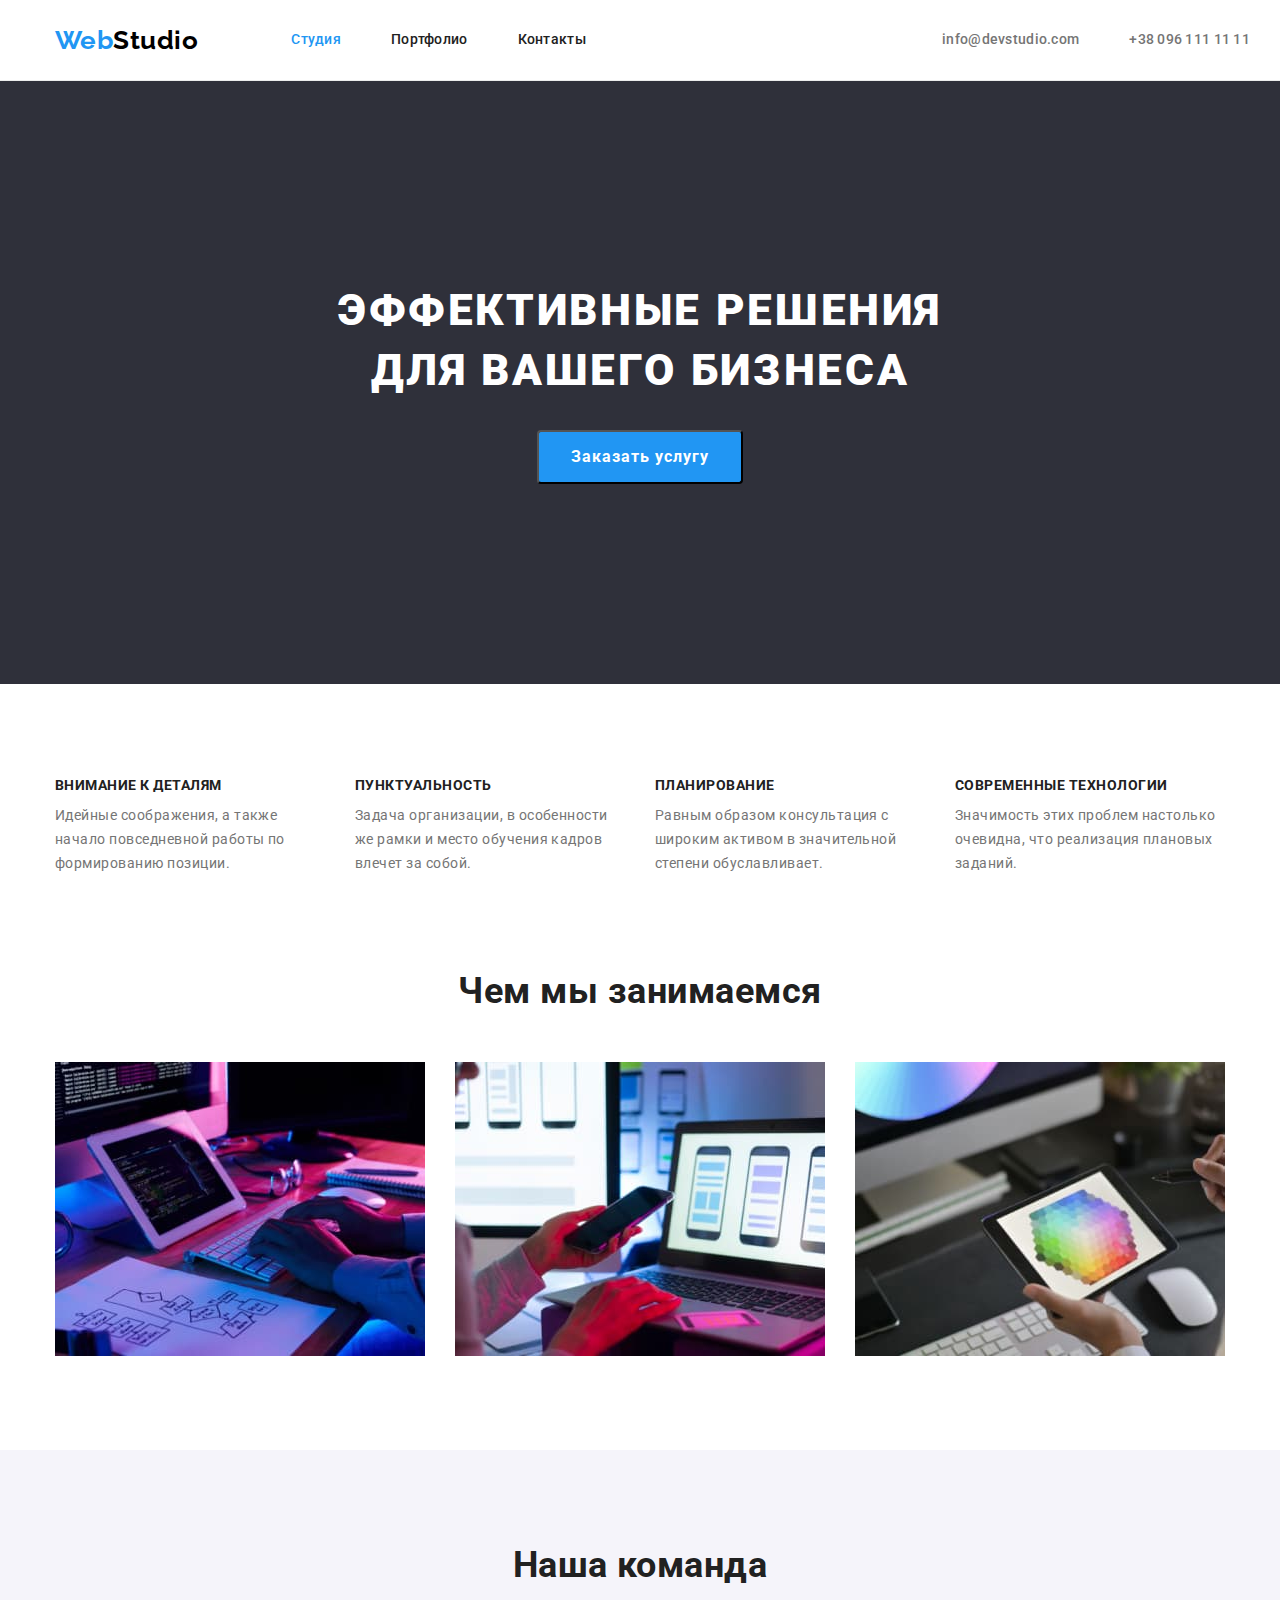
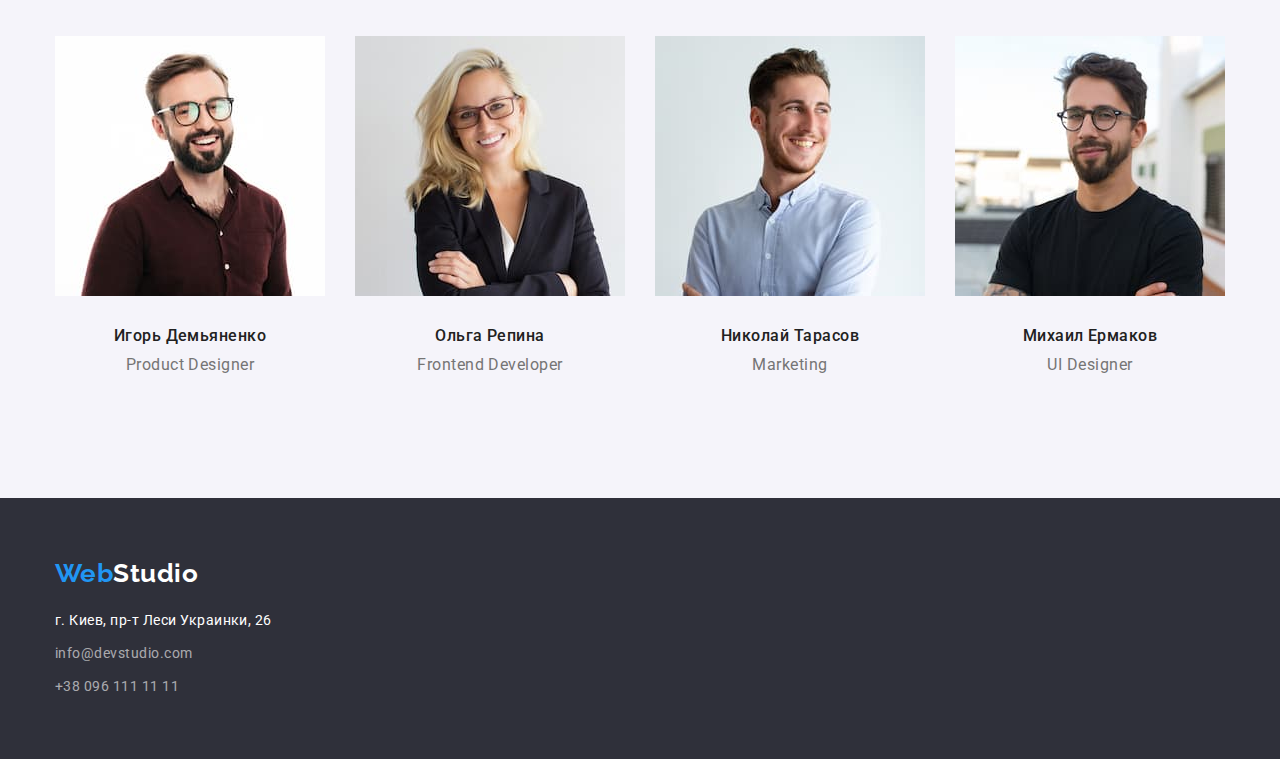
<file: index.html>
<!DOCTYPE html>
<html lang="ru">
  <head>
    <meta charset="utf-8" />
    <meta http-equiv="x-ua-compatible" content="ie=edge" />
    <meta name="viewport" content="width=device-width, initial-scale=1.0" />
    <title>Студия</title>
    <link rel="preconnect" href="https://fonts.googleapis.com" />
    <link rel="preconnect" href="https://fonts.gstatic.com" crossorigin />
    <link
      href="https://fonts.googleapis.com/css2?family=Raleway:wght@700&family=Roboto:wght@400;500;700;900&display=swap"
      rel="stylesheet"
    />
    <link
      rel="stylesheet"
      href="https://cdnjs.cloudflare.com/ajax/libs/modern-normalize/1.0.0/modern-normalize.min.css"
    />
    <link rel="stylesheet" href="./css/styles.css" />
  </head>

  <body>
    <!-- _______________ Header _______________ -->
    <header class="page-header">
      <div class="container header-box">
        <!-- _______________ Logo _______________ -->
        <a href="./index.html" class="logo" lang="en"><span class="logo-part">Web</span>Studio</a>

        <nav class="site-nav">
          <ul class="site-nav-list list">
            <li class="site-nav-item">
              <a href="./index.html" class="site-nav-link current">Студия</a>
            </li>
            <li class="site-nav-item">
              <a href="./portfolio.html" class="site-nav-link">Портфолио</a>
            </li>
            <li class="site-nav-item"><a href="" class="site-nav-link">Контакты</a></li>
          </ul>
        </nav>

        <ul class="contacts-nav list">
          <li class="contacts-nav-item">
            <a href="mailto:info@devstudio.com" class="contacts-nav-link">info@devstudio.com</a>
          </li>
          <li class="contacts-nav-item">
            <a href="tel:+380961111111" class="contacts-nav-link">+38 096 111 11 11</a>
          </li>
        </ul>
      </div>
    </header>

    <main>
      <!-- _______________ Hero _______________ -->
      <section class="hero">
        <div class="container">
          <h1 class="hero-title">Эффективные решения<br />для вашего бизнеса</h1>
          <button class="hero-btn" type="button">Заказать услугу</button>
        </div>
      </section>

      <!-- _______________ Features _______________ -->
      <section class="section">
        <div class="container">
          <h2 class="section-title visually-hidden">Наши преимущества</h2>
          <ul class="features-list list">
            <li class="features-item">
              <h3 class="features-title">Внимание к деталям</h3>
              <p class="features-text">
                Идейные соображения, а также начало повседневной работы по формированию позиции.
              </p>
            </li>
            <li class="features-item">
              <h3 class="features-title">Пунктуальность</h3>
              <p class="features-text">
                Задача организации, в особенности же рамки и место обучения кадров влечет за собой.
              </p>
            </li>
            <li class="features-item">
              <h3 class="features-title">Планирование</h3>
              <p class="features-text">
                Равным образом консультация с широким активом в значительной степени обуславливает.
              </p>
            </li>
            <li class="features-item">
              <h3 class="features-title">Современные технологии</h3>
              <p class="features-text">
                Значимость этих проблем настолько очевидна, что реализация плановых заданий.
              </p>
            </li>
          </ul>
        </div>
      </section>

      <!-- _______________ Our doings _______________ -->
      <section class="section section-doing">
        <div class="container">
          <h2 class="section-title">Чем мы занимаемся</h2>
          <ul class="doings list">
            <li class="doings-item">
              <img
                src="./images/box1.jpg"
                alt="Создаем эффективные сайты, используя современные технологии в разработке"
                width="370"
              />
            </li>
            <li class="doings-item">
              <img
                src="./images/box2.jpg"
                alt="Ориентируемся на целевую аудиторию, учитывая все тебования заказчика"
                width="370"
              />
            </li>
            <li class="doings-item">
              <img
                src="./images/box3.jpg"
                alt="Предлагаем дизайн, подбирая правильную цветовую гамму"
                width="370"
              />
            </li>
          </ul>
        </div>
      </section>

      <!-- _______________ Our team _______________ -->
      <section class="team section">
        <div class="container">
          <h2 class="section-title">Наша команда</h2>
          <ul class="team-list list">
            <li class="team-item">
              <img src="./images/teamcard1.jpg" alt="Фото Игоря" width="270" class="team-img" />
              <div class="team-content">
                <h3 class="team-title">Игорь Демьяненко</h3>
                <p class="team-text" lang="en">Product Designer</p>
              </div>
            </li>

            <li class="team-item">
              <img src="./images/teamcard2.jpg" alt="Фото Ольги" width="270" />
              <div class="team-content">
                <h3 class="team-title">Ольга Репина</h3>
                <p class="team-text" lang="en">Frontend Developer</p>
              </div>
            </li>

            <li class="team-item">
              <img src="./images/teamcard3.jpg" alt="Фото Николая" width="270" />
              <div class="team-content">
                <h3 class="team-title">Николай Тарасов</h3>
                <p class="team-text" lang="en">Marketing</p>
              </div>
            </li>

            <li class="team-item">
              <img src="./images/teamcard4.jpg" alt="Фото Михаила" width="270" />
              <div class="team-content">
                <h3 class="team-title">Михаил Ермаков</h3>
                <p class="team-text" lang="en">UI Designer</p>
              </div>
            </li>
          </ul>
        </div>
      </section>
    </main>

    <!--  _______________ Footer _______________ -->
    <footer class="footer">
      <div class="container">
        <a href="./index.html" class="logo dark" lang="en"
          ><span class="logo-part">Web</span>Studio</a
        >
        <address>
          <ul class="address list">
            <li class="address-item">
              <a
                href="https://www.google.com.ua/maps/@50.4265841,30.5361971,17z"
                class="address-map"
                >г. Киев, пр-т Леси Украинки, 26</a
              >
            </li>
            <li class="address-item">
              <a href="mailto:info@devstudio.com" class="address-contact">info@devstudio.com</a>
            </li>
            <li class="address-item">
              <a href="tel:+380961111111" class="address-contact">+38 096 111 11 11</a>
            </li>
          </ul>
        </address>
      </div>
    </footer>
  </body>
</html>
</file>
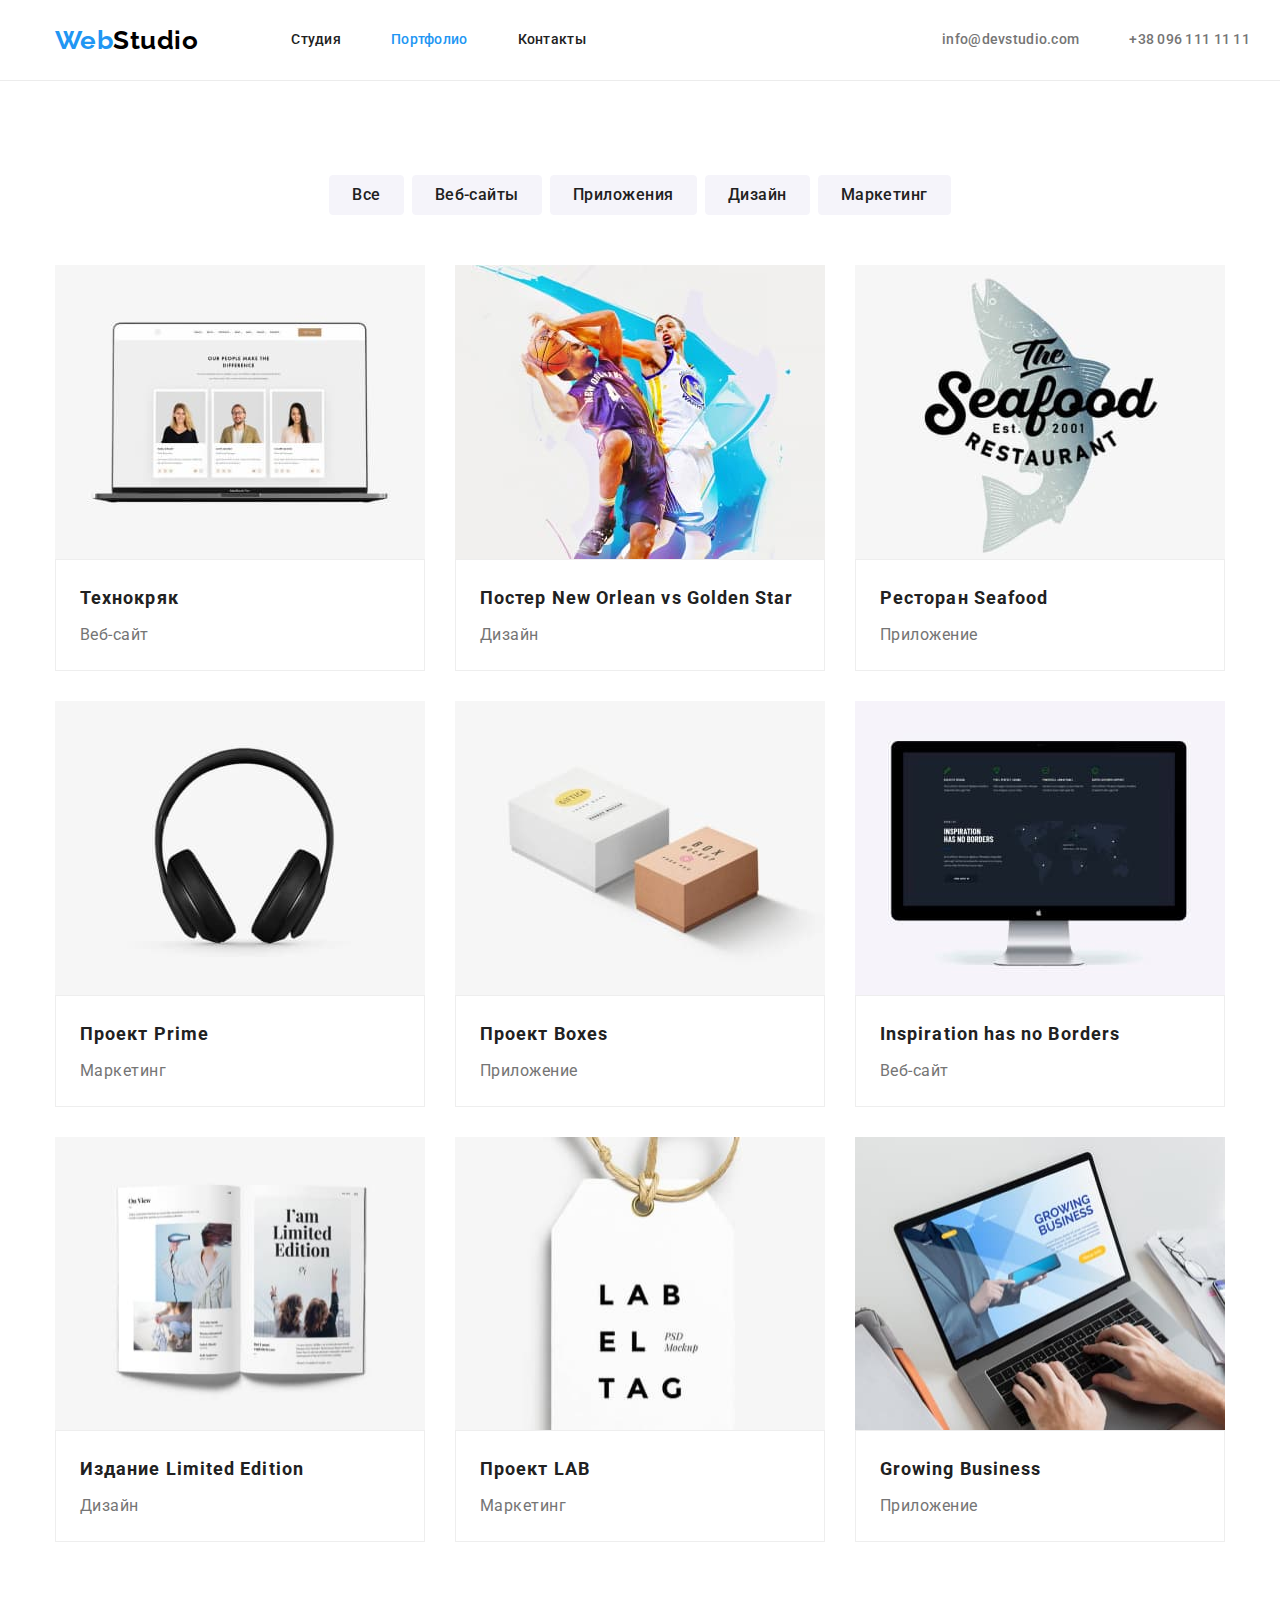
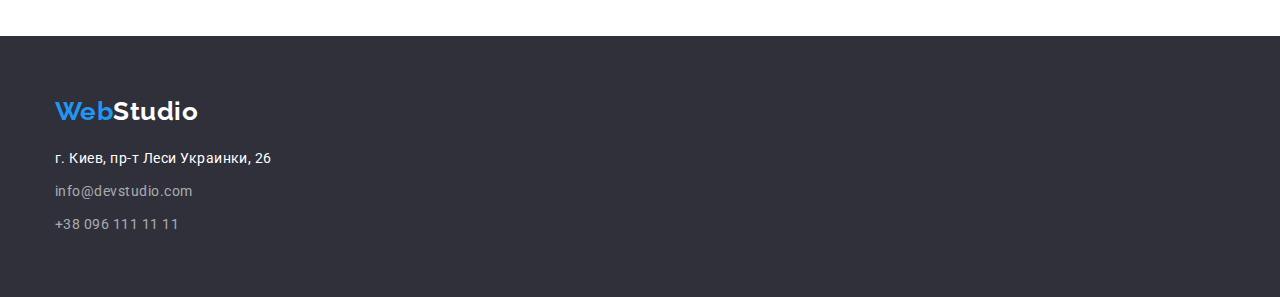
<file: portfolio.html>
<!DOCTYPE html>
<html lang="ru">
  <head>
    <meta charset="utf-8" />
    <meta http-equiv="x-ua-compatible" content="ie=edge" />
    <meta name="viewport" content="width=device-width, initial-scale=1.0" />
    <title>Портфолио</title>
    <link rel="preconnect" href="https://fonts.googleapis.com" />
    <link rel="preconnect" href="https://fonts.gstatic.com" crossorigin />
    <link
      href="https://fonts.googleapis.com/css2?family=Raleway:wght@700&family=Roboto:wght@400;500;700;900&display=swap"
      rel="stylesheet"
    />
    <link
      rel="stylesheet"
      href="https://cdnjs.cloudflare.com/ajax/libs/modern-normalize/1.0.0/modern-normalize.min.css"
    />
    <link rel="stylesheet" href="./css/styles.css" />
  </head>
  <body>
    <!-- _______________ Header _______________ -->
    <header class="page-header">
      <div class="container header-box">
        <!-- _______________ Logo _______________ -->
        <a href="./index.html" class="logo" lang="en"><span class="logo-part">Web</span>Studio</a>

        <nav class="site-nav">
          <ul class="site-nav-list list">
            <li class="site-nav-item">
              <a href="./index.html" class="site-nav-link">Студия</a>
            </li>
            <li class="site-nav-item">
              <a href="./portfolio.html" class="site-nav-link current">Портфолио</a>
            </li>
            <li class="site-nav-item"><a href="" class="site-nav-link">Контакты</a></li>
          </ul>
        </nav>

        <ul class="contacts-nav list">
          <li class="contacts-nav-item">
            <a href="mailto:info@devstudio.com" class="contacts-nav-link">info@devstudio.com</a>
          </li>
          <li class="contacts-nav-item">
            <a href="tel:+380961111111" class="contacts-nav-link">+38 096 111 11 11</a>
          </li>
        </ul>
      </div>
    </header>

    <main>
      <section class="section">
        <div class="container">
          <h1 class="visually-hidden">Портфолио</h1>

          <!-- _______________ Filtr _______________ -->
          <ul class="filtr list">
            <li class="filtr-item"><button class="filtr-btn" type="button">Все</button></li>
            <li class="filtr-item"><button class="filtr-btn" type="button">Веб-сайты</button></li>
            <li class="filtr-item"><button class="filtr-btn" type="button">Приложения</button></li>
            <li class="filtr-item"><button class="filtr-btn" type="button">Дизайн</button></li>
            <li class="filtr-item"><button class="filtr-btn" type="button">Маркетинг</button></li>
          </ul>

          <!-- _______________ Examples _______________ -->
          <ul class="examples list">
            <li class="examples-item">
              <img src="./images/project1.jpg" alt="" width="370" />
              <div class="examples-content">
                <h2 class="examples-title">Технокряк</h2>
                <p class="examples-type">Веб-сайт</p>
              </div>
            </li>

            <li class="examples-item">
              <img src="./images/project2.jpg" alt="" width="370" />
              <div class="examples-content">
                <h2 class="examples-title">Постер New Orlean vs Golden Star</h2>
                <p class="examples-type">Дизайн</p>
              </div>
            </li>

            <li class="examples-item">
              <img src="./images/project3.jpg" alt="" width="370" />
              <div class="examples-content">
                <h2 class="examples-title">Ресторан Seafood</h2>
                <p class="examples-type">Приложение</p>
              </div>
            </li>

            <li class="examples-item">
              <img src="./images/project4.jpg" alt="" width="370" />
              <div class="examples-content">
                <h2 class="examples-title">Проект Prime</h2>
                <p class="examples-type">Маркетинг</p>
              </div>
            </li>

            <li class="examples-item">
              <img src="./images/project5.jpg" alt="" width="370" />
              <div class="examples-content">
                <h2 class="examples-title">Проект Boxes</h2>
                <p class="examples-type">Приложение</p>
              </div>
            </li>

            <li class="examples-item">
              <img src="./images/project6.jpg" alt="" width="370" />
              <div class="examples-content">
                <h2 class="examples-title">Inspiration has no Borders</h2>
                <p class="examples-type">Веб-сайт</p>
              </div>
            </li>

            <li class="examples-item">
              <img src="./images/project7.jpg" alt="" width="370" />
              <div class="examples-content">
                <h2 class="examples-title">Издание Limited Edition</h2>
                <p class="examples-type">Дизайн</p>
              </div>
            </li>

            <li class="examples-item">
              <img src="./images/project8.jpg" alt="" width="370" />
              <div class="examples-content">
                <h2 class="examples-title">Проект LAB</h2>
                <p class="examples-type">Маркетинг</p>
              </div>
            </li>

            <li class="examples-item">
              <img src="./images/project9.jpg" alt="" width="370" />
              <div class="examples-content">
                <h2 class="examples-title">Growing Business</h2>
                <p class="examples-type">Приложение</p>
              </div>
            </li>
          </ul>
        </div>
      </section>
    </main>

    <!--  _______________ Footer _______________ -->
    <footer class="footer">
      <div class="container">
        <a href="./index.html" class="logo dark" lang="en"
          ><span class="logo-part">Web</span>Studio</a
        >
        <address>
          <ul class="address list">
            <li class="address-item">
              <a
                href="https://www.google.com.ua/maps/@50.4265841,30.5361971,17z"
                class="address-map"
                >г. Киев, пр-т Леси Украинки, 26</a
              >
            </li>
            <li class="address-item">
              <a href="mailto:info@devstudio.com" class="address-contact">info@devstudio.com</a>
            </li>
            <li class="address-item">
              <a href="tel:+380961111111" class="address-contact">+38 096 111 11 11</a>
            </li>
          </ul>
        </address>
      </div>
    </footer>
  </body>
</html>
</file>
<file: css/styles.css>
/* Order of content here: 
    common
    logo
    header
    for index.html
    for portfolio.html
    footer
*/

/* все что касается блочной модели. дисплеи паддинги марджины бордеры геометрия
потом цвет и текст
потом оформительные эффекты */

/* --------------- Common */

:root {
  --primary-text-color: #757575;
  --title-text-color: #212121;
  --hero-title-color: #ffffff;
  --btn-text-color: #ffffff;
  --accent-color: #2196f3;
  --main-bg-color: #ffffff;
  --dark-bg-color: #2f303a;
  --second-bg-color: #f5f4fa;
  --logo-color: #000000;
  --logo-color-dark: #ffffff;
  --address-contact-color: rgba(255, 255, 255, 0.6);
  --address-map-color: #ffffff;

  --item-gap: 30px;
}

body {
  background-color: var(--main-bg-color);
  color: var(--primary-text-color);

  font-family: Roboto, sans-serif;
  letter-spacing: 0.03em;
}

.list {
  padding: 0;
  margin: 0;
  list-style: none;
}

.container {
  width: 1200px;
  padding-left: 15px;
  padding-right: 15px;
  margin-left: auto;
  margin-right: auto;
  /* padding: 0 calc(50% - 590px); */
}

img {
  display: block;
  max-width: 100%;
  height: auto;
}

.visually-hidden {
  position: absolute;
  width: 1px;
  height: 1px;
  margin: -1px;
  border: 0;
  padding: 0;
  white-space: nowrap;
  clip-path: inset(100%);
  clip: rect(0 0 0 0);
  overflow: hidden;
}

/* END Common */

/* --------------- Logo */

.logo {
  display: inline-block;
  color: var(--logo-color);
  font-family: Raleway, sans-serif;
  font-weight: 700;
  font-size: 26px;
  line-height: 1.19;
  text-decoration: none;
}

.logo.dark {
  color: var(--logo-color-dark);
}

.logo-part {
  color: var(--accent-color);
}

/* END Logo */

/* --------------- Header */

.page-header {
  border-bottom: 1px solid #ececec;
}

.header-box {
  display: flex;
  align-items: center;
}

.site-nav {
  margin-left: 93px;
  margin-right: auto;
}

.site-nav-list,
.contacts-nav {
  display: flex;
  margin-top: 0;
}

.site-nav-item,
.contacts-nav-item {
  display: block;
}

.site-nav-item:not(:last-child),
.contacts-nav-item:not(:last-child) {
  margin-right: 50px;
}

.site-nav-link {
  display: inline-block;
  padding-top: 32px;
  padding-bottom: 32px;
  color: var(--title-text-color);
  font-weight: 500;
  font-size: 14px;
  line-height: 1.14;
  letter-spacing: 0.02em;
  text-decoration: none;
}

.site-nav-link:hover,
.site-nav-link:focus {
  color: var(--accent-color);
}

.contacts-nav {
  margin-right: -25px;
}

.contacts-nav-link {
  display: inline-block;
  padding-top: 32px;
  padding-bottom: 32px;
  color: var(--primary-text-color);
  font-weight: 500;
  font-size: 14px;
  line-height: 1.14;
  letter-spacing: 0.02em;
  text-decoration: none;
}

.contacts-nav-link:hover,
.contacts-nav-link:focus {
  color: var(--accent-color);
}

.current {
  color: var(--accent-color);
}

/* END Header */

/* --------------- INDEX.html */

/* --------------- Hero */

.hero {
  background-color: var(--dark-bg-color);
  text-align: center;
  padding-top: 200px;
  padding-bottom: 200px;
}

.hero-title {
  margin-top: 0;

  color: var(--hero-title-color);
  font-weight: 900;
  font-size: 44px;
  line-height: 1.36;
  letter-spacing: 0.06em;
  text-transform: uppercase;
}

.hero-btn {
  display: inline-block;
  padding: 10px 32px;
  border-radius: 4px;
  min-width: 200px;

  cursor: pointer;
  text-align: center;
  background-color: var(--accent-color);
  color: var(--btn-text-color);
  font-family: inherit;
  font-weight: 700;
  font-size: 16px;
  line-height: 1.88;
  letter-spacing: 0.06em;
}

.hero-btn:hover,
.hero-btn:focus {
  background-color: var(--btn-text-color);
  color: var(--accent-color);
}

/* END Hero */

/* --------------- For all Sections */

.section {
  padding-top: 94px;
  padding-bottom: 94px;
}

.section-title {
  margin-top: 0;
  margin-bottom: 50px;

  color: var(--title-text-color);
  font-weight: 700;
  font-size: 36px;
  line-height: 1.17;
  text-align: center;
}

/* END for all Sections */

/* --------------- Features */

.features-list {
  display: flex;
  margin-left: calc(-1 * var(--item-gap));
}

.features-item {
  flex-basis: calc(100% / 4 - var(--item-gap));
  margin-left: var(--item-gap);
}

.features-title {
  margin-top: 0;
  margin-bottom: 10px;

  color: var(--title-text-color);
  font-weight: 700;
  font-size: 14px;
  line-height: 1.14;
  text-transform: uppercase;
}

.features-text {
  margin-top: 0;
  margin-bottom: 0;

  font-size: 14px;
  line-height: 1.71;
}

/* END Features */

/* --------------- Our Doings */

.section-doing {
  padding-top: 0;
}

.doings {
  display: flex;
  margin-left: calc(-1 * var(--item-gap));
}

.doings-item {
  margin-left: var(--item-gap);
  flex-basis: calc(100% / 3 - var(--item-gap));
}

/* END Our Doings */

/* --------------- Our team */
.team {
  margin-bottom: 0;
  background-color: var(--second-bg-color);
}

.team-list {
  display: flex;
  margin-left: calc(-1 * var(--item-gap));
}

.team-item {
  flex-basis: calc(100% / 4 - var(--item-gap));
  margin-left: var(--item-gap);
}

.team-content {
  padding: 30px 0;
}

.team-title {
  margin-top: 0;
  margin-bottom: 0;

  color: var(--title-text-color);
  font-weight: 500;
  font-size: 16px;
  line-height: 1.19;
  text-align: center;
}

.team-text {
  margin-top: 10px;
  margin-bottom: 0;

  font-size: 16px;
  line-height: 1.19;
  text-align: center;
}

/* END our team */

/* END INDEX.html */

/* --------------- PORTFOLIO */

/* --------------- Filtr */

.filtr {
  display: flex;
  justify-content: center;
  margin-bottom: 50px;
}

.filtr-item:not(:last-child) {
  margin-right: 8px;
}

.filtr-btn {
  display: inline-block;
  min-width: 73px;
  border-radius: 4px;
  padding: 6px 22px;
  text-align: center;

  background-color: var(--second-bg-color);
  border: 1px solid var(--second-bg-color);
  color: var(--title-text-color);
  cursor: pointer;
  font-family: inherit;
  font-weight: 500;
  font-size: 16px;
  line-height: 1.63;
  letter-spacing: 0.03em;
}

.filtr-btn:hover,
.filtr-btn:focus {
  border: 1px solid var(--accent-color);

  background-color: var(--accent-color);
  color: var(--btn-text-color);
}

/* END Filtr */

/* --------------- Examples */

.examples {
  display: flex;
  flex-wrap: wrap;
  margin-left: calc(-1 * var(--item-gap));
  margin-top: calc(-1 * var(--item-gap));
}

.examples-item {
  flex-basis: calc(100% / 3 - var(--item-gap));
  margin-left: var(--item-gap);
  margin-top: var(--item-gap);
}

.examples-content {
  border: 1px solid #eeeeee;
  padding: 20px 24px;
}

.examples-title {
  margin: 0 0 4px 0;

  color: var(--title-text-color);
  font-weight: 700;
  font-size: 18px;
  line-height: 2;
  letter-spacing: 0.06em;
}

.examples-type {
  margin-top: 0;
  margin-bottom: 0;

  font-size: 16px;
  line-height: 1.86;
}

/* END Examples */

/* END PORTFOLIO */

/* --------------- Footer */

.footer {
  padding-top: 60px;
  padding-bottom: 60px;

  background-color: var(--dark-bg-color);
}

.address {
  margin-top: 20px;
}

.address-item:not(:first-child) {
  margin-top: 9px;
}

.address-map,
.address-contact {
  display: inline-block;
}

.address-map {
  color: var(--address-map-color);
}

.address-contact {
  color: var(--address-contact-color);
}

.address-contact,
.address-map {
  font-style: normal;
  font-size: 14px;
  line-height: 1.71;
  text-decoration: none;
}

.address-map:hover,
.address-map:focus,
.address-contact:hover,
.address-contact:focus {
  color: var(--accent-color);
}

/* END Footer */
</file>
